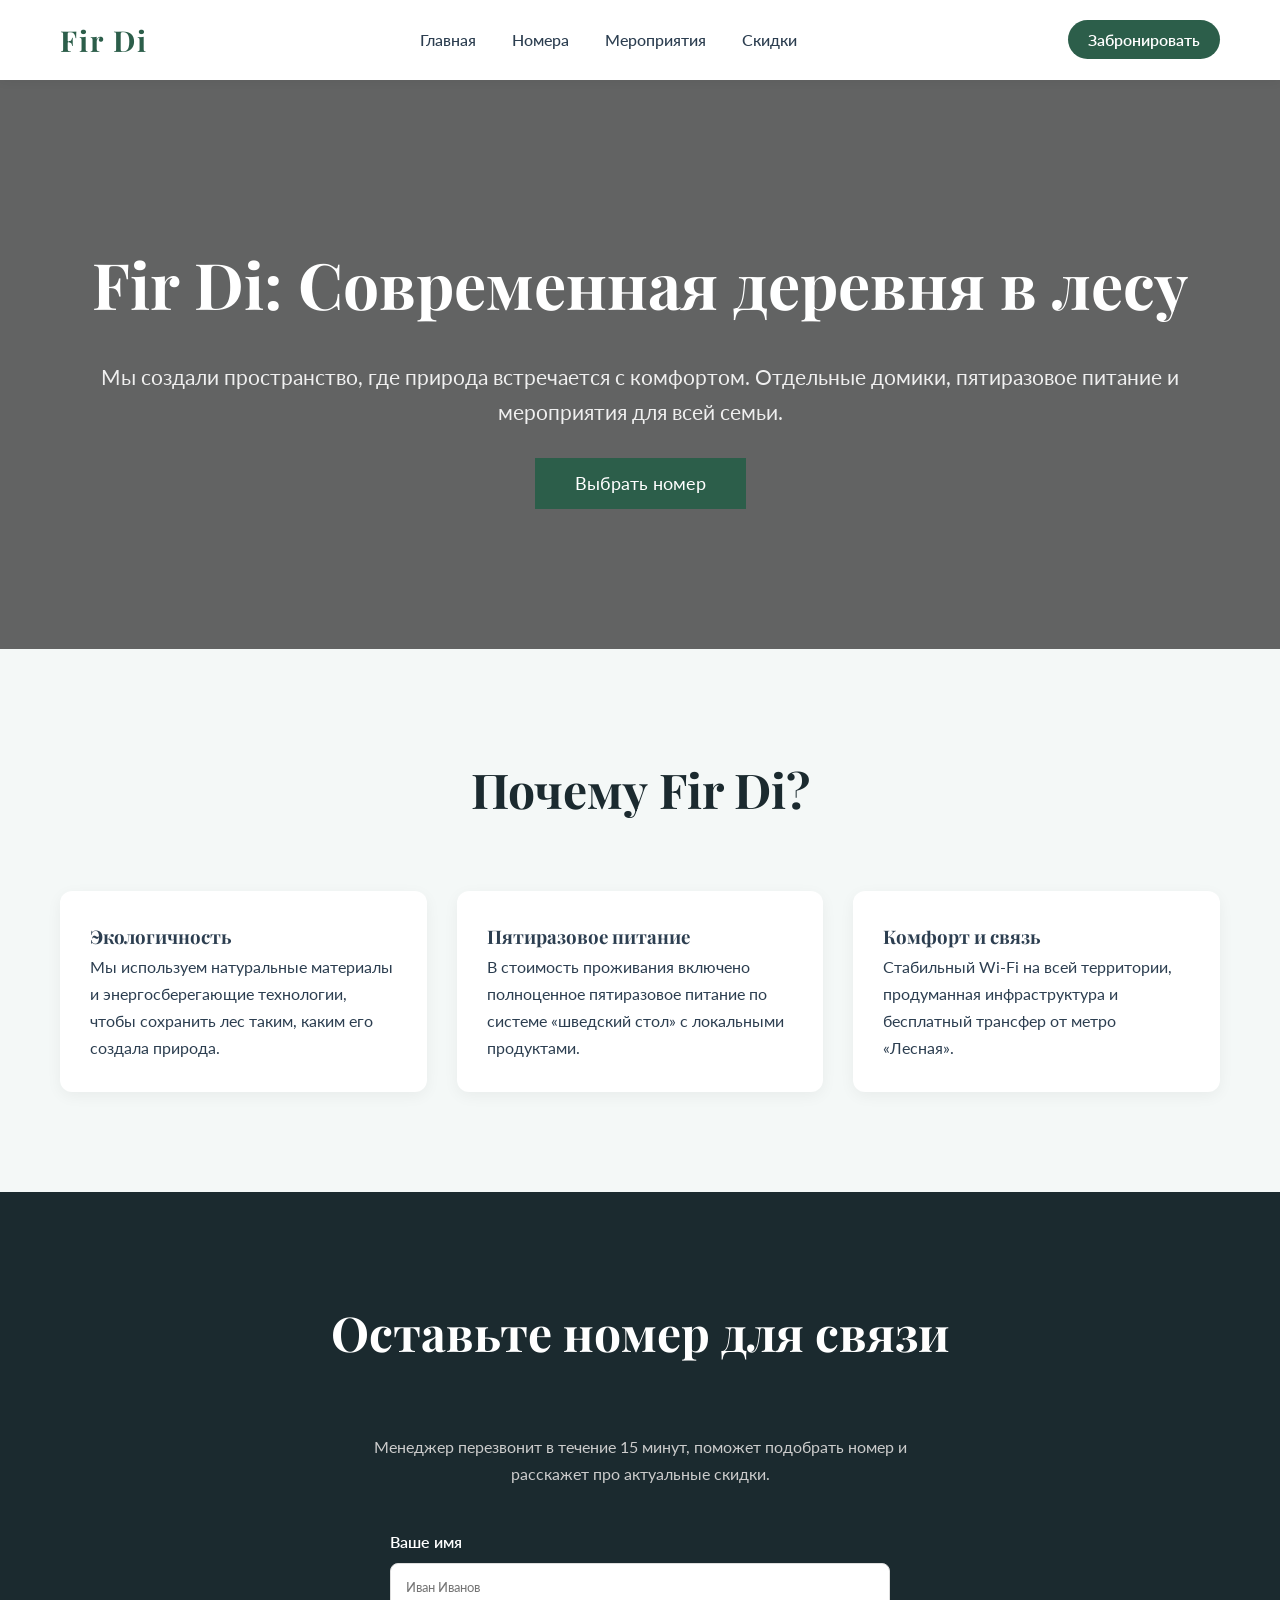
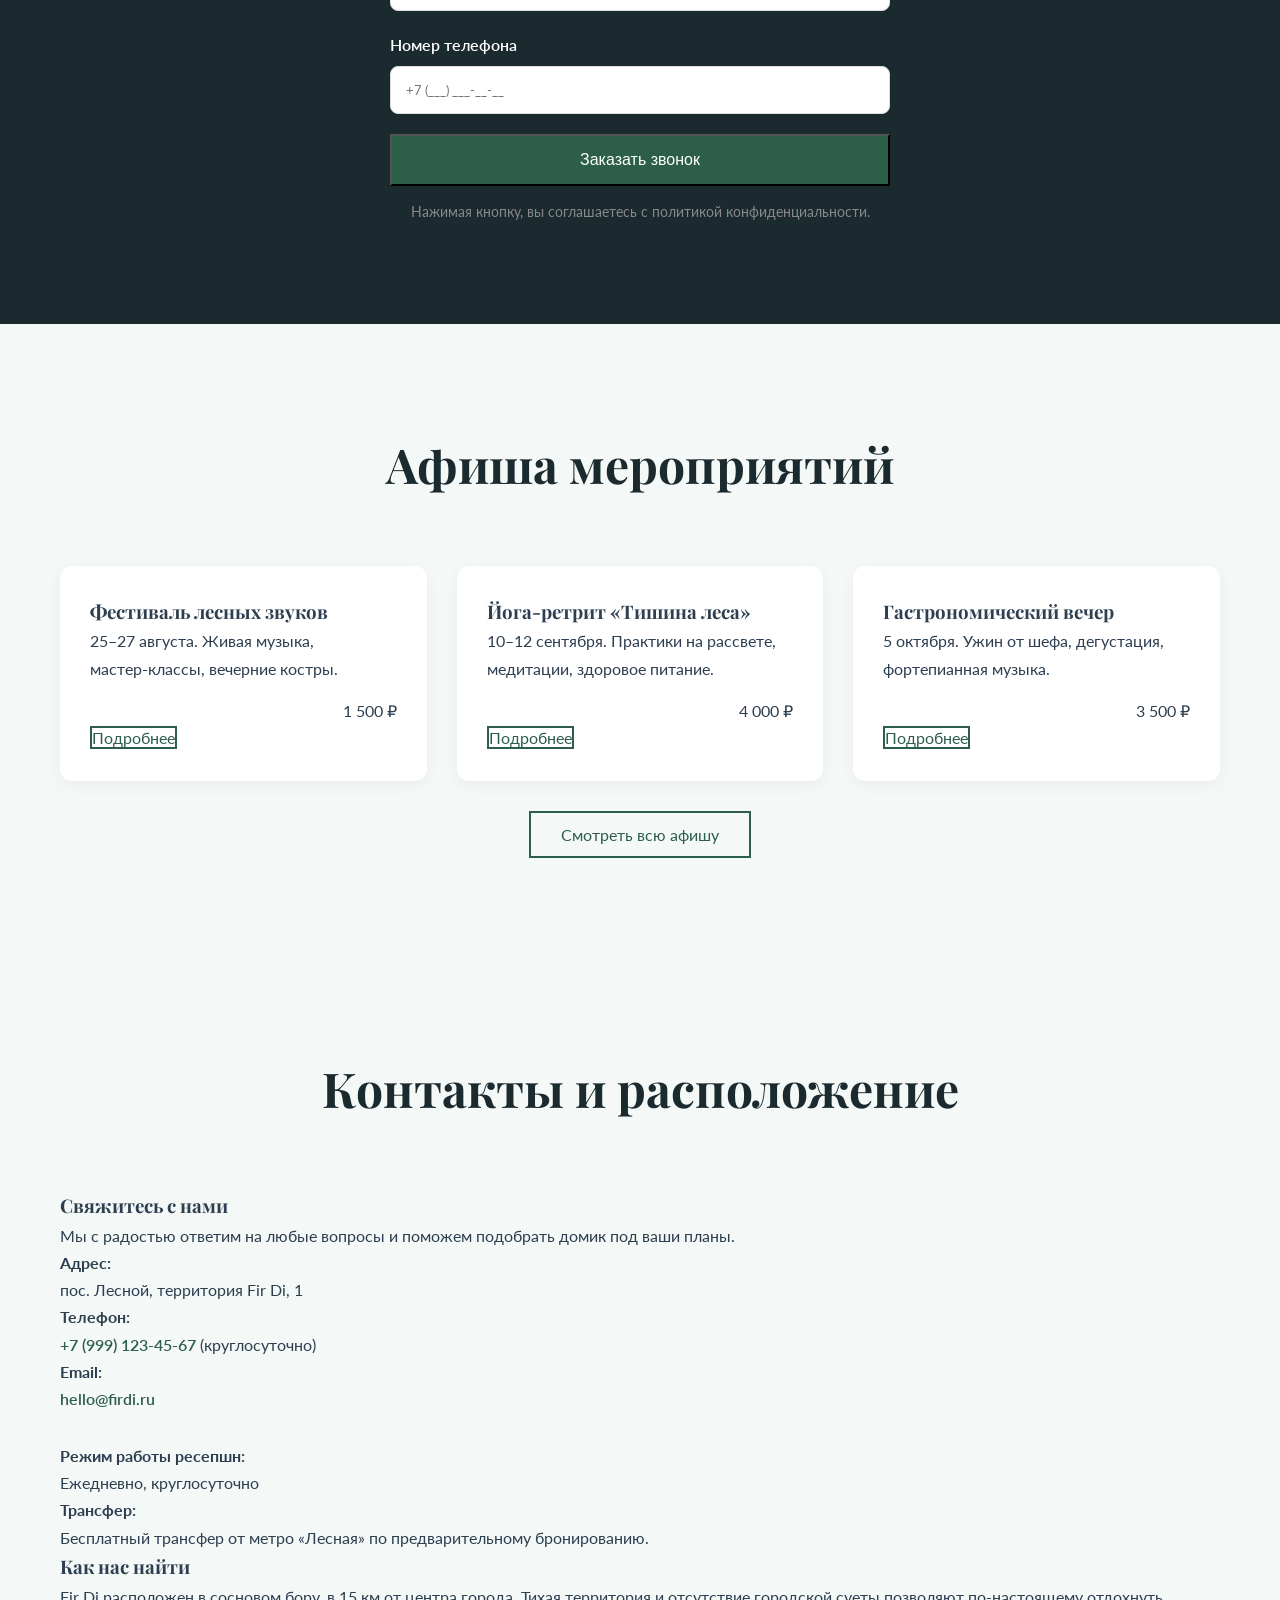
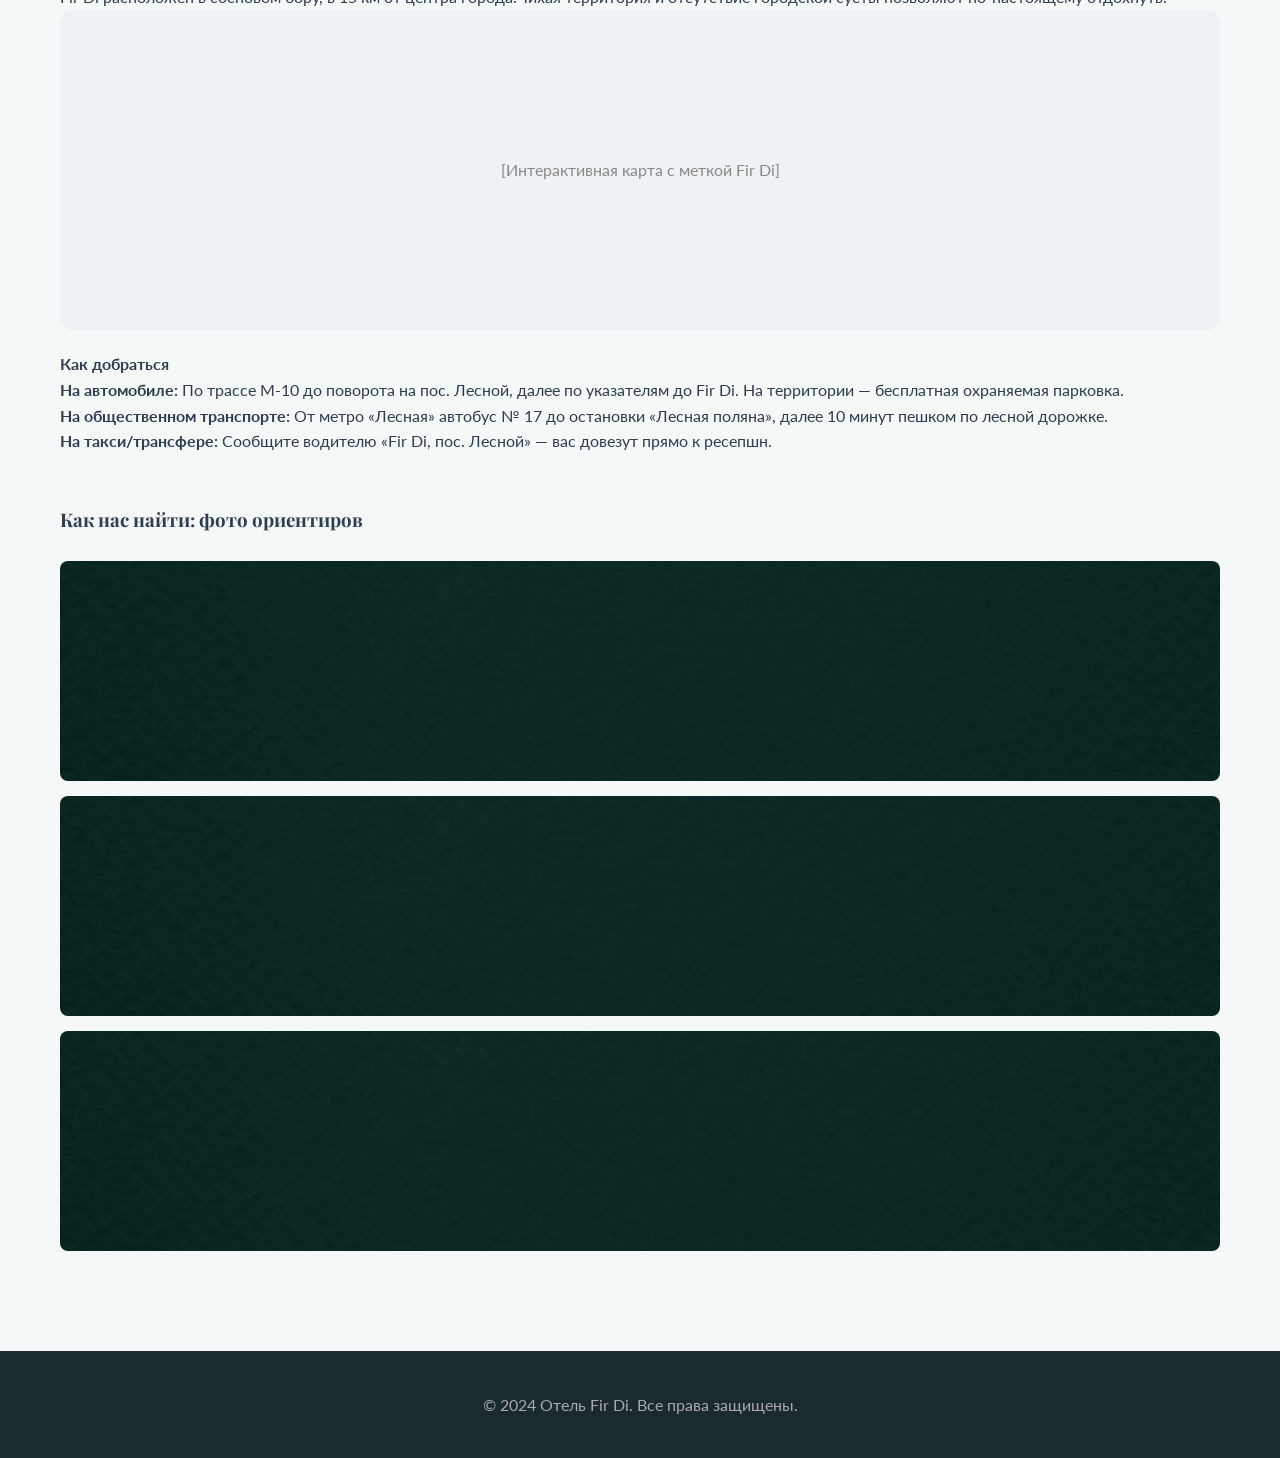
<file: index.html>
<!DOCTYPE html>
<html lang="ru">
<head>
<meta charset="UTF-8" />
<meta name="viewport" content="width=device-width, initial-scale=1.0"/>
<title>Fir Di — Отдых в гармонии с природой</title>
<link rel="stylesheet" href="style.css" />
</head>
<body>
<!-- Шапка сайта -->
<header class="site-header">
<div class="container header-inner">
<a href="/index.html" class="logo">Fir Di</a>
<nav class="main-nav">
<a href="/index.html">Главная</a>
<a href="/room-detail.html">Номера</a>
<a href="/events.html">Мероприятия</a>
<a href="/discounts.html">Скидки</a>
</nav>
<div class="header-actions">
<a href="index.html#callback-form" class="btn-primary">Забронировать</a>
</div>
</div>
</header>

<!-- Главный экран -->
<section class="hero">
<div class="container">
<h1>Fir Di: Современная деревня в лесу</h1>
<p>Мы создали пространство, где природа встречается с комфортом. Отдельные домики, пятиразовое питание и мероприятия для всей семьи.</p>
<a href="#rooms" class="btn-primary" style="padding: 15px 40px; font-size: 1.1rem;">Выбрать номер</a>
</div>
</section>

<!-- О нас / Преимущества -->
<section id="about" class="section">
<div class="container">
<h2 class="section-title">Почему Fir Di?</h2>
<div class="grid-3">
<div class="card">
<h3>Экологичность</h3>
<p>Мы используем натуральные материалы и энергосберегающие технологии, чтобы сохранить лес таким, каким его создала природа.</p>
</div>
<div class="card">
<h3>Пятиразовое питание</h3>
<p>В стоимость проживания включено полноценное пятиразовое питание по системе «шведский стол» с локальными продуктами.</p>
</div>
<div class="card">
<h3>Комфорт и связь</h3>
<p>Стабильный Wi‑Fi на всей территории, продуманная инфраструктура и бесплатный трансфер от метро «Лесная».</p>
</div>
</div>
</div>
</section>

<!-- Блок: Оставьте номер для связи -->
<section id="callback-form" class="section bg-dark">
<div class="container">
<h2 class="section-title" style="color: var(--white);">Оставьте номер для связи</h2>
<p style="text-align: center; color: #ccc; margin-bottom: 40px; max-width: 600px; margin-left: auto; margin-right: auto;">
Менеджер перезвонит в течение 15 минут, поможет подобрать номер и расскажет про актуальные скидки.
</p>
<form id="callback-form" class="contact-form" style="max-width: 500px; margin: 0 auto;">
<div class="form-group">
<label for="cb-name" style="color: var(--white);">Ваше имя</label>
<input type="text" id="cb-name" name="name" placeholder="Иван Иванов" required />
</div>
<div class="form-group">
<label for="cb-phone" style="color: var(--white);">Номер телефона</label>
<input type="tel" id="cb-phone" name="phone" placeholder="+7 (___) ___-__-__" required />
</div>
<button type="submit" class="btn-primary" style="width: 100%; padding: 15px; font-size: 1rem;">Заказать звонок</button>
<p style="text-align: center; font-size: 0.85rem; color: #888; margin-top: 15px;">
Нажимая кнопку, вы соглашаетесь с политикой конфиденциальности.
</p>
</form>
<div id="callback-message" style="text-align: center; margin-top: 25px; font-weight: bold; color: #4caf50; display: none;"></div>
</div>
</section>

<!-- Афиша (кратко, со ссылкой на events.html) -->
<section id="events" class="section">
<div class="container">
<h2 class="section-title">Афиша мероприятий</h2>
<div class="grid-3">
<div class="card">
<h3>Фестиваль лесных звуков</h3>
<p>25–27 августа. Живая музыка, мастер‑классы, вечерние костры.</p>
<div style="margin-top: 15px; text-align: right;">1 500 ₽</div>
<a href="events.html" class="btn-outline" style="width: 100%; margin-top: 10px;">Подробнее</a>
</div>
<div class="card">
<h3>Йога-ретрит «Тишина леса»</h3>
<p>10–12 сентября. Практики на рассвете, медитации, здоровое питание.</p>
<div style="margin-top: 15px; text-align: right;">4 000 ₽</div>
<a href="events.html" class="btn-outline" style="width: 100%; margin-top: 10px;">Подробнее</a>
</div>
<div class="card">
<h3>Гастрономический вечер</h3>
<p>5 октября. Ужин от шефа, дегустация, фортепианная музыка.</p>
<div style="margin-top: 15px; text-align: right;">3 500 ₽</div>
<a href="events.html" class="btn-outline" style="width: 100%; margin-top: 10px;">Подробнее</a>
</div>
</div>
<div style="text-align: center; margin-top: 40px;">
<a href="events.html" class="btn-outline" style="padding: 12px 30px;">Смотреть всю афишу</a>
</div>
</div>
</section>

<!-- Блок: Контакты и расположение -->
<section id="contacts" class="section">
  <div class="container">
    <h2 class="section-title">Контакты и расположение</h2>

    <div class="grid-2">
      <!-- Левая колонка: контакты -->
      <div class="contact-col">
        <h3>Свяжитесь с нами</h3>
        <p>Мы с радостью ответим на любые вопросы и поможем подобрать домик под ваши планы.</p>

        <div class="info-block">
          <strong>Адрес:</strong><br>
          пос. Лесной, территория Fir Di, 1
        </div>

        <div class="info-block">
          <strong>Телефон:</strong><br>
          <a href="tel:+79991234567" style="color: var(--primary); text-decoration: none; font-weight: 600;">+7 (999) 123-45-67</a>
          (круглосуточно)
        </div>

        <div class="info-block">
          <strong>Email:</strong><br>
          <a href="mailto:hello@firdi.ru" style="color: var(--primary); text-decoration: none; font-weight: 600;">hello@firdi.ru</a>
        </div>

        <div class="info-block" style="margin-top: 30px;">
          <strong>Режим работы ресепшн:</strong><br>
          Ежедневно, круглосуточно
        </div>

        <div class="info-block">
          <strong>Трансфер:</strong><br>
          Бесплатный трансфер от метро «Лесная» по предварительному бронированию.
        </div>
      </div>

      <!-- Правая колонка: расположение и ориентиры -->
      <div class="location-col">
        <h3>Как нас найти</h3>
        <p>Fir Di расположен в сосновом бору, в 15 км от центра города. Тихая территория и отсутствие городской суеты позволяют по-настоящему отдохнуть.</p>

        <!-- Заглушка под карту: сюда можно вставить iframe от Яндекс Карт или Google Maps -->
        <div style="width: 100%; height: 320px; background-color: #eef2f5; border-radius: 12px; display: flex; align-items: center; justify-content: center; color: #888; margin-bottom: 20px;">
          [Интерактивная карта с меткой Fir Di]
        </div>

        <h4>Как добраться</h4>
        <ul class="transport-list" style="line-height: 1.6;">
          <li><strong>На автомобиле:</strong> По трассе М‑10 до поворота на пос. Лесной, далее по указателям до Fir Di. На территории — бесплатная охраняемая парковка.</li>
          <li><strong>На общественном транспорте:</strong> От метро «Лесная» автобус № 17 до остановки «Лесная поляна», далее 10 минут пешком по лесной дорожке.</li>
          <li><strong>На такси/трансфере:</strong> Сообщите водителю «Fir Di, пос. Лесной» — вас довезут прямо к ресепшн.</li>
        </ul>
      </div>
    </div>

    <!-- Галерея ориентиров -->
    <div style="margin-top: 50px;">
      <h3 style="margin-bottom: 25px;">Как нас найти: фото ориентиров</h3>
      <div class="gallery-thumbs" style="display: flex; gap: 15px; flex-wrap: wrap;">
        <img src="чото.png"
             alt="Входная группа Fir Di"
             style="width: 100%; min-width: 280px; height: 220px; object-fit: cover; border-radius: 8px;">

        <img src="чото.png"
             alt="Подъездная дорога к Fir Di"
             style="width: 100%; min-width: 280px; height: 220px; object-fit: cover; border-radius: 8px;">

        <img src="чото.png"
             alt="Вид на домики Fir Di в лесу"
             style="width: 100%; min-width: 280px; height: 220px; object-fit: cover; border-radius: 8px;">
      </div>
    </div>
  </div>
</section>


<footer class="site-footer">
<div class="container">
<p>&copy; 2024 Отель Fir Di. Все права защищены.</p>
</div>
</footer>

<script src="script.js"></script>
</body>
</html>
</file>
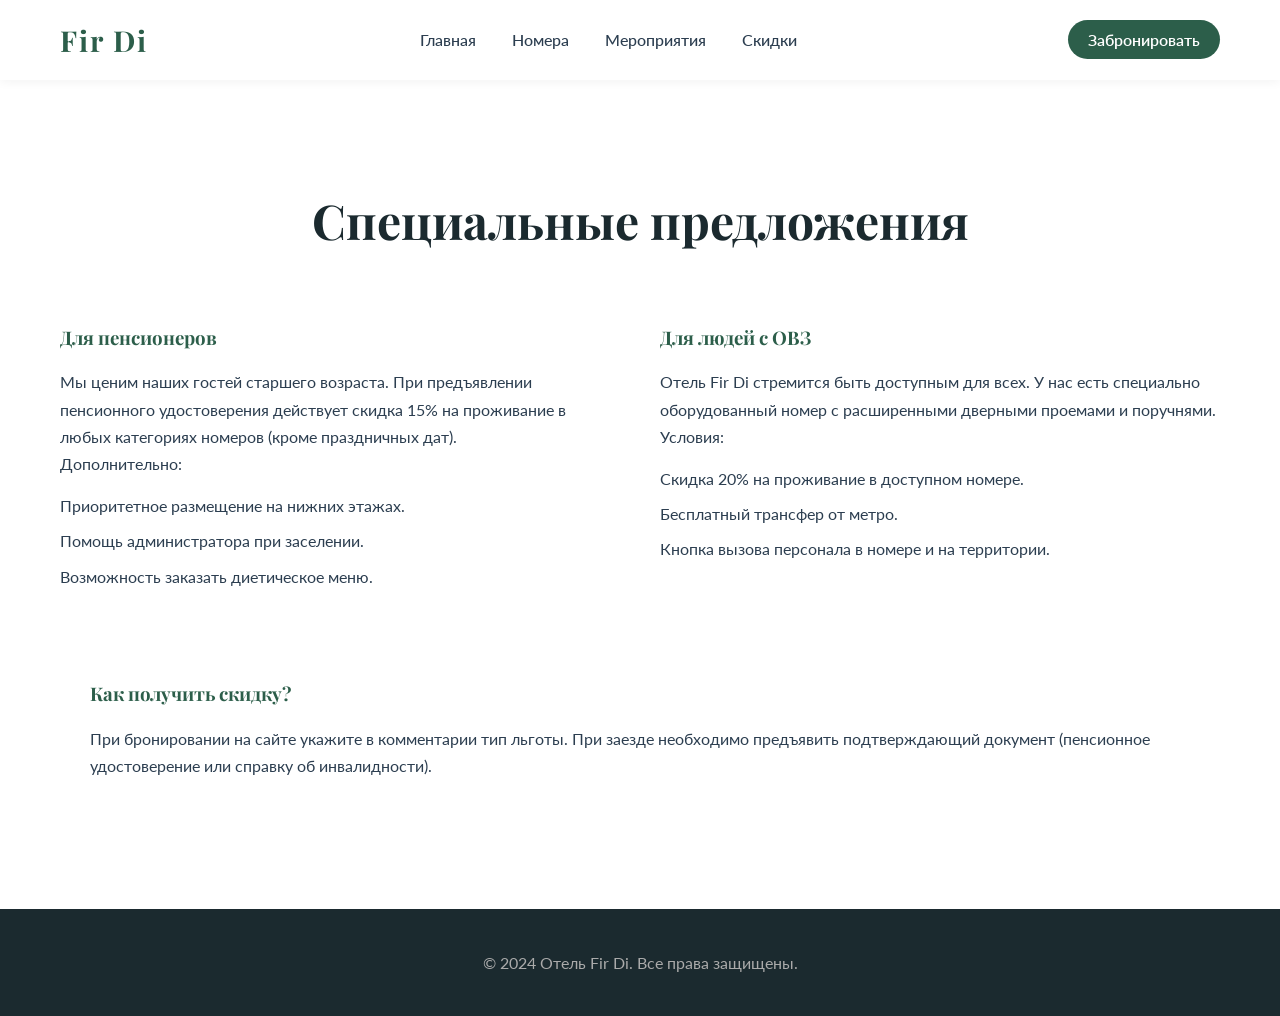
<file: discounts.html>
<!DOCTYPE html>
<html lang="ru">
<head>
  <meta charset="UTF-8" />
  <title>Скидки и льготы — Fir Di</title>
  <link rel="stylesheet" href="style.css" />
</head>
<body>
  <header class="site-header">
    <div class="container header-inner">
      <a href="/index.html" class="logo">Fir Di</a>
      <nav class="main-nav">
        <a href="/index.html">Главная</a>
        <a href="/room-detail.html">Номера</a>
        <a href="/events.html">Мероприятия</a>
        <a href="/discounts.html">Скидки</a>
      </nav>
      <div class="header-actions">
        <a href="index.html#callback-form" class="btn-primary">Забронировать</a>
      </div>
    </div>
  </header>

  <section class="section bg-light">
    <div class="container">
      <h2 class="section-title">Специальные предложения</h2>
      <div style="display: grid; grid-template-columns: 1fr 1fr; gap: 40px;">
        <div>
          <h3 style="color: var(--primary); margin-bottom: 15px;">Для пенсионеров</h3>
          <p>Мы ценим наших гостей старшего возраста. При предъявлении пенсионного удостоверения действует скидка 15% на проживание в любых категориях номеров (кроме праздничных дат).</p>
          <p>Дополнительно:</p>
          <ul style="list-style: none; padding: 0; margin-top: 15px;">
            <li style="margin-bottom: 8px;">Приоритетное размещение на нижних этажах.</li>
            <li style="margin-bottom: 8px;">Помощь администратора при заселении.</li>
            <li style="margin-bottom: 8px;">Возможность заказать диетическое меню.</li>
          </ul>
        </div>
        <div>
          <h3 style="color: var(--primary); margin-bottom: 15px;">Для людей с ОВЗ</h3>
          <p>Отель Fir Di стремится быть доступным для всех. У нас есть специально оборудованный номер с расширенными дверными проемами и поручнями.</p>
          <p>Условия:</p>
          <ul style="list-style: none; padding: 0; margin-top: 15px;">
            <li style="margin-bottom: 8px;">Скидка 20% на проживание в доступном номере.</li>
            <li style="margin-bottom: 8px;">Бесплатный трансфер от метро.</li>
            <li style="margin-bottom: 8px;">Кнопка вызова персонала в номере и на территории.</li>
          </ul>
        </div>
      </div>
      <div style="margin-top: 50px; padding: 30px; background: var(--white); border-radius: 12px; box-shadow: var(--shadow);">
        <h3 style="color: var(--primary); margin-bottom: 15px;">Как получить скидку?</h3>
        <p>При бронировании на сайте укажите в комментарии тип льготы. При заезде необходимо предъявить подтверждающий документ (пенсионное удостоверение или справку об инвалидности).</p>
      </div>
    </div>
  </section>

  <footer class="site-footer">
    <div class="container">
      <p>&copy; 2024 Отель Fir Di. Все права защищены.</p>
    </div>
  </footer>
  <script src="script.js"></script>
</body>
</html>
</file>
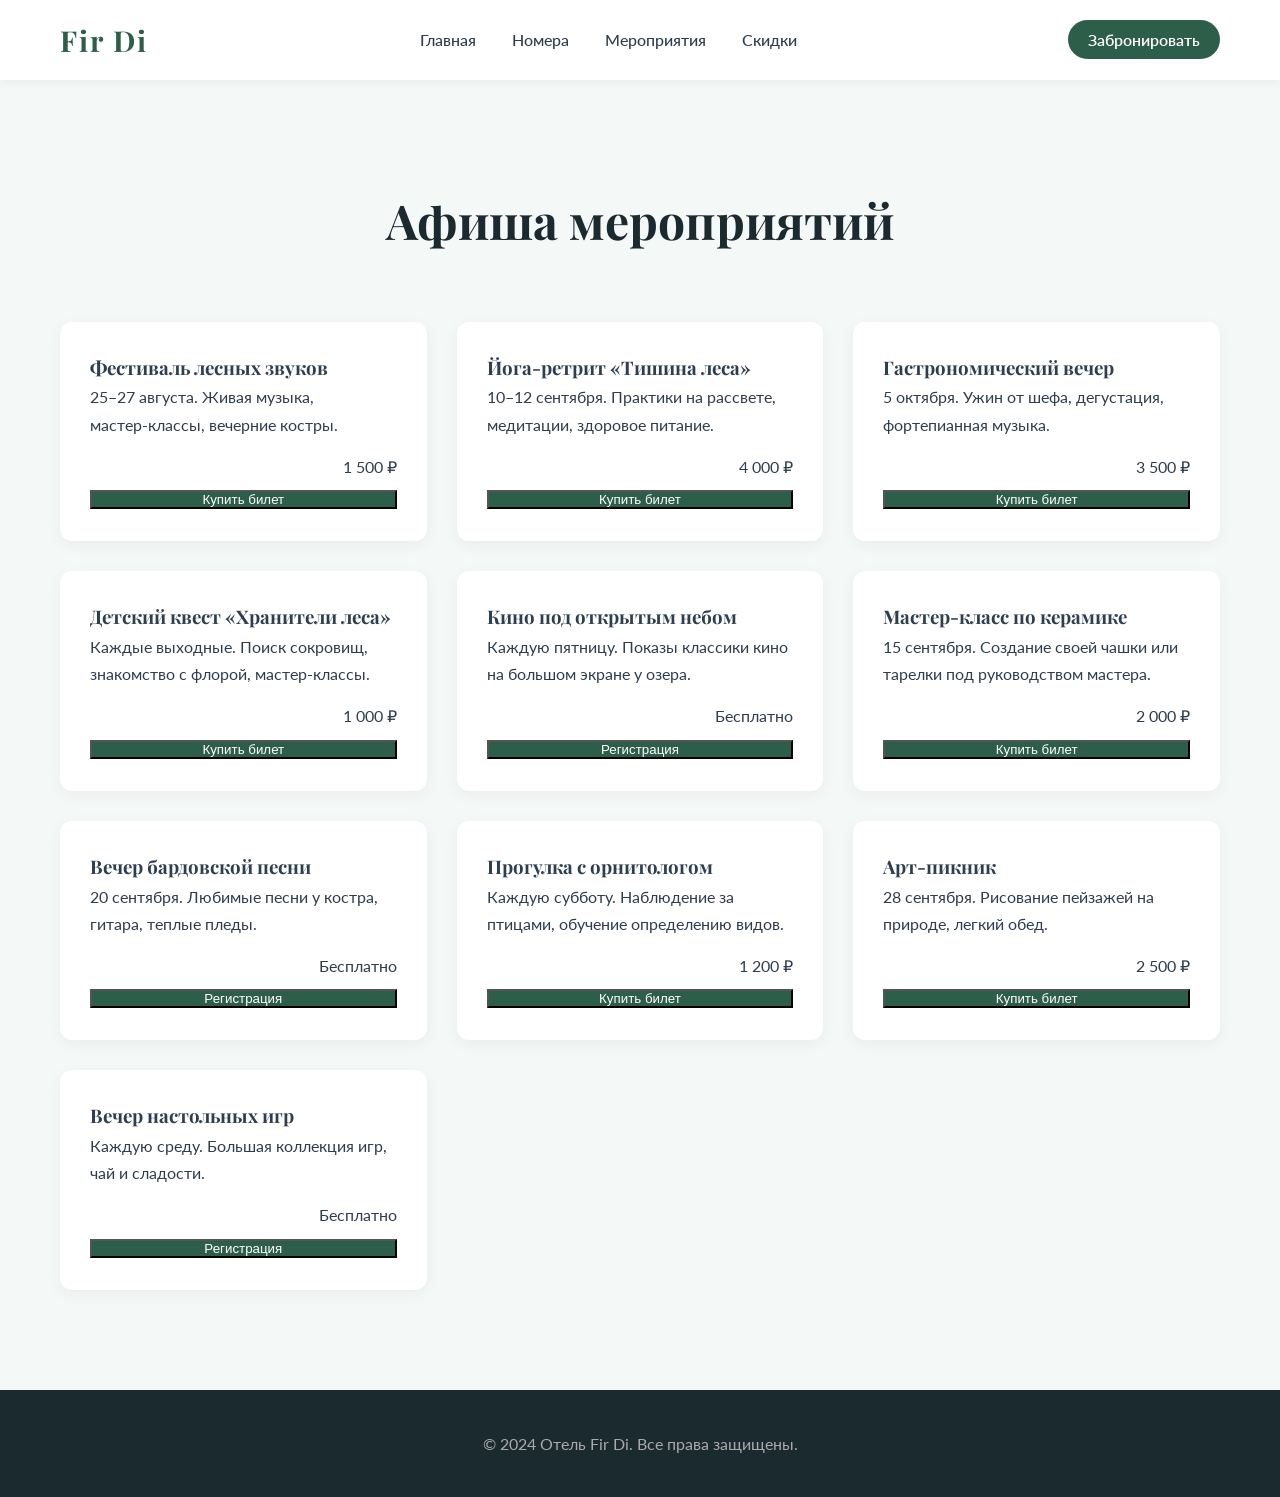
<file: events.html>
<!DOCTYPE html>
<html lang="ru">
<head>
  <meta charset="UTF-8" />
  <title>Афиша мероприятий — Fir Di</title>
  <link rel="stylesheet" href="style.css" />
</head>
<body>
  <header class="site-header">
    <div class="container header-inner">
      <a href="/index.html" class="logo">Fir Di</a>
      <nav class="main-nav">
        <a href="/index.html">Главная</a>
        <a href="/room-detail.html">Номера</a>
        <a href="/events.html">Мероприятия</a>
        <a href="/discounts.html">Скидки</a>
      </nav>
      <div class="header-actions">
        <a href="index.html#callback-form" class="btn-primary">Забронировать</a>
      </div>
    </div>
  </header>

  <section class="section">
    <div class="container">
      <h2 class="section-title">Афиша мероприятий</h2>
      <div class="grid-3">
        <!-- 1 -->
        <div class="card">
          <h3>Фестиваль лесных звуков</h3>
          <p>25–27 августа. Живая музыка, мастер‑классы, вечерние костры.</p>
          <div style="margin-top: 15px; text-align: right;">1 500 ₽</div>
          <button class="btn-primary" style="width: 100%; margin-top: 10px;">Купить билет</button>
        </div>
        <!-- 2 -->
        <div class="card">
          <h3>Йога-ретрит «Тишина леса»</h3>
          <p>10–12 сентября. Практики на рассвете, медитации, здоровое питание.</p>
          <div style="margin-top: 15px; text-align: right;">4 000 ₽</div>
          <button class="btn-primary" style="width: 100%; margin-top: 10px;">Купить билет</button>
        </div>
        <!-- 3 -->
        <div class="card">
          <h3>Гастрономический вечер</h3>
          <p>5 октября. Ужин от шефа, дегустация, фортепианная музыка.</p>
          <div style="margin-top: 15px; text-align: right;">3 500 ₽</div>
          <button class="btn-primary" style="width: 100%; margin-top: 10px;">Купить билет</button>
        </div>
        <!-- 4 -->
        <div class="card">
          <h3>Детский квест «Хранители леса»</h3>
          <p>Каждые выходные. Поиск сокровищ, знакомство с флорой, мастер-классы.</p>
          <div style="margin-top: 15px; text-align: right;">1 000 ₽</div>
          <button class="btn-primary" style="width: 100%; margin-top: 10px;">Купить билет</button>
        </div>
        <!-- 5 -->
        <div class="card">
          <h3>Кино под открытым небом</h3>
          <p>Каждую пятницу. Показы классики кино на большом экране у озера.</p>
          <div style="margin-top: 15px; text-align: right;">Бесплатно</div>
          <button class="btn-primary" style="width: 100%; margin-top: 10px;">Регистрация</button>
        </div>
        <!-- 6 -->
        <div class="card">
          <h3>Мастер-класс по керамике</h3>
          <p>15 сентября. Создание своей чашки или тарелки под руководством мастера.</p>
          <div style="margin-top: 15px; text-align: right;">2 000 ₽</div>
          <button class="btn-primary" style="width: 100%; margin-top: 10px;">Купить билет</button>
        </div>
        <!-- 7 -->
        <div class="card">
          <h3>Вечер бардовской песни</h3>
          <p>20 сентября. Любимые песни у костра, гитара, теплые пледы.</p>
          <div style="margin-top: 15px; text-align: right;">Бесплатно</div>
          <button class="btn-primary" style="width: 100%; margin-top: 10px;">Регистрация</button>
        </div>
        <!-- 8 -->
        <div class="card">
          <h3>Прогулка с орнитологом</h3>
          <p>Каждую субботу. Наблюдение за птицами, обучение определению видов.</p>
          <div style="margin-top: 15px; text-align: right;">1 200 ₽</div>
          <button class="btn-primary" style="width: 100%; margin-top: 10px;">Купить билет</button>
        </div>
        <!-- 9 -->
        <div class="card">
          <h3>Арт-пикник</h3>
          <p>28 сентября. Рисование пейзажей на природе, легкий обед.</p>
          <div style="margin-top: 15px; text-align: right;">2 500 ₽</div>
          <button class="btn-primary" style="width: 100%; margin-top: 10px;">Купить билет</button>
        </div>
        <!-- 10 -->
        <div class="card">
          <h3>Вечер настольных игр</h3>
          <p>Каждую среду. Большая коллекция игр, чай и сладости.</p>
          <div style="margin-top: 15px; text-align: right;">Бесплатно</div>
          <button class="btn-primary" style="width: 100%; margin-top: 10px;">Регистрация</button>
        </div>
      </div>
    </div>
  </section>

  <footer class="site-footer">
    <div class="container">
      <p>&copy; 2024 Отель Fir Di. Все права защищены.</p>
    </div>
  </footer>
  <script src="script.js"></script>
</body>
</html>
</file>
<file: style.css>
@import url('https://fonts.googleapis.com/css2?family=Lato:wght@400;500;700&family=Playfair+Display:wght@400;600;700&display=swap');

:root {
  --primary: #2c5e4a;       /* Элегантный лесной зеленый */
  --accent: #d4a373;       /* Теплый песочный акцент */
  --dark: #1b2a2f;
  --light: #f4f8f7;
  --text: #2c3e50;
  --white: #ffffff;
  --gray: #7f8c8d;
}

* { box-sizing: border-box; margin: 0; padding: 0; }
body { 
  font-family: 'Lato', sans-serif; 
  color: var(--text); 
  background: var(--light); 
  line-height: 1.7; 
}
h1, h2, h3, .logo { font-family: 'Playfair Display', serif; }
a { text-decoration: none; color: inherit; }
ul { list-style: none; }
img { max-width: 100%; display: block; }

.container { max-width: 1200px; margin: 0 auto; padding: 0 20px; }

/* Header & Nav */
.site-header { background: var(--white); box-shadow: 0 2px 10px rgba(0,0,0,0.05); position: sticky; top: 0; z-index: 1000; }
.header-inner { display: flex; justify-content: space-between; align-items: center; height: 80px; }
.logo { font-size: 1.8rem; color: var(--primary); font-weight: 700; letter-spacing: 2px; }
.main-nav a { margin: 0 16px; color: var(--text); font-weight: 500; transition: color 0.3s; }
.main-nav a:hover { color: var(--primary); }
.header-actions a, .header-actions button { padding: 10px 20px; border-radius: 50px; font-weight: 600; transition: all 0.3s; }
.btn-primary { background: var(--primary); color: var(--white); }
.btn-primary:hover { background: var(--dark); transform: translateY(-2px); }
.btn-outline { background: transparent; border: 2px solid var(--primary); color: var(--primary); }
.btn-outline:hover { background: var(--primary); color: var(--white); }

/* Sections */
.section { padding: 100px 0; }
.section-title { font-size: 3rem; text-align: center; margin-bottom: 60px; color: var(--dark); }
.bg-light { background: var(--white); }
.bg-dark { background: var(--dark); color: var(--white); }

/* Hero */
.hero { 
  padding: 150px 0; 
  text-align: center; 
  background: linear-gradient(rgba(0,0,0,0.6), rgba(0,0,0,0.6)), url('https://images.unsplash.com/photo-1448375240586-882f029855e8?q=80&w=1920&auto=format&fit=crop') no-repeat center/cover; 
  color: var(--white); 
}
.hero h1 { font-size: 4rem; margin-bottom: 20px; }
.hero p { font-size: 1.3rem; margin-bottom: 40px; opacity: 0.9; }

/* Grids */
.grid-3 { display: grid; grid-template-columns: repeat(auto-fit, minmax(300px, 1fr)); gap: 30px; }
.card { background: var(--white); padding: 30px; border-radius: 12px; box-shadow: 0 4px 15px rgba(0,0,0,0.05); transition: transform 0.3s; }
.card:hover { transform: translateY(-10px); }
.card img { width: 100%; height: 200px; object-fit: cover; border-radius: 8px; margin-bottom: 20px; }

/* Forms */
.form-group { margin-bottom: 20px; }
.form-group label { display: block; margin-bottom: 8px; font-weight: 600; color: var(--dark); }
.form-group input, .form-group textarea { width: 100%; padding: 15px; border: 1px solid #ddd; border-radius: 8px; font-family: inherit; }
.form-group input:focus { outline: none; border-color: var(--primary); }

/* Footer */
.site-footer { background: var(--dark); color: #aaa; padding: 40px 0; text-align: center; }

.header-with-bg {
  /* Путь к фото леса */
  background-image: url('чото.png'); 
  background-size: cover;       /* Картинка заполняет блок, не искажаясь */
  background-position: center; /* Центрируем фокус (например, на тропинку) */
  background-repeat: no-repeat;
  
  /* ВАЖНО: чтобы белый текст меню читался на любом фото, накладываем полупрозрачный слой */
  position: relative;
}

/* Создаем затемнение поверх фото, чтобы текст был контрастным */
.header-with-bg::before {
  content: "";
  position: absolute;
  top: 0;
  left: 0;
  right: 0;
  bottom: 0;
  background-color: rgba(0, 0, 0, 0.4); /* Черный цвет с прозрачностью 40% */
  z-index: 1;
}

/* Поднимаем контент (лого и меню) над затемнением */
.header-inner {
  position: relative;
  z-index: 2;
}
</file>
